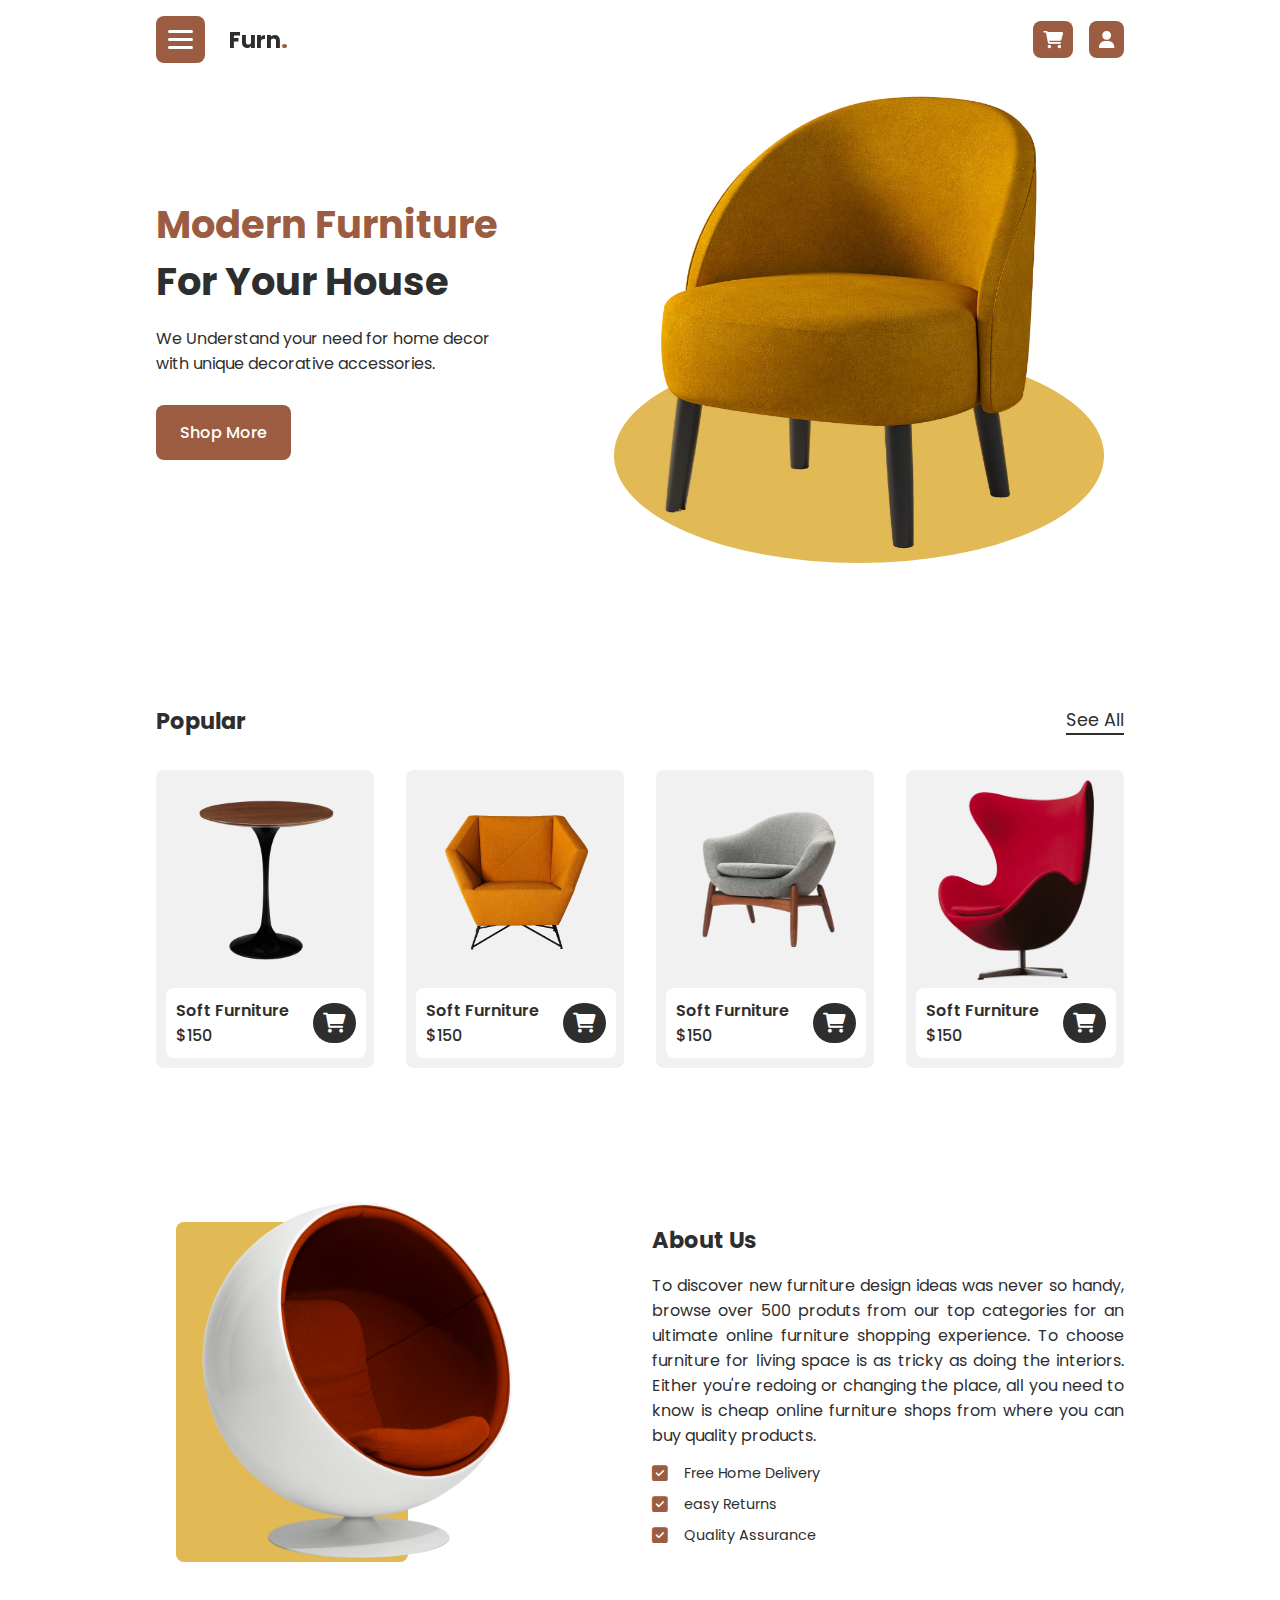
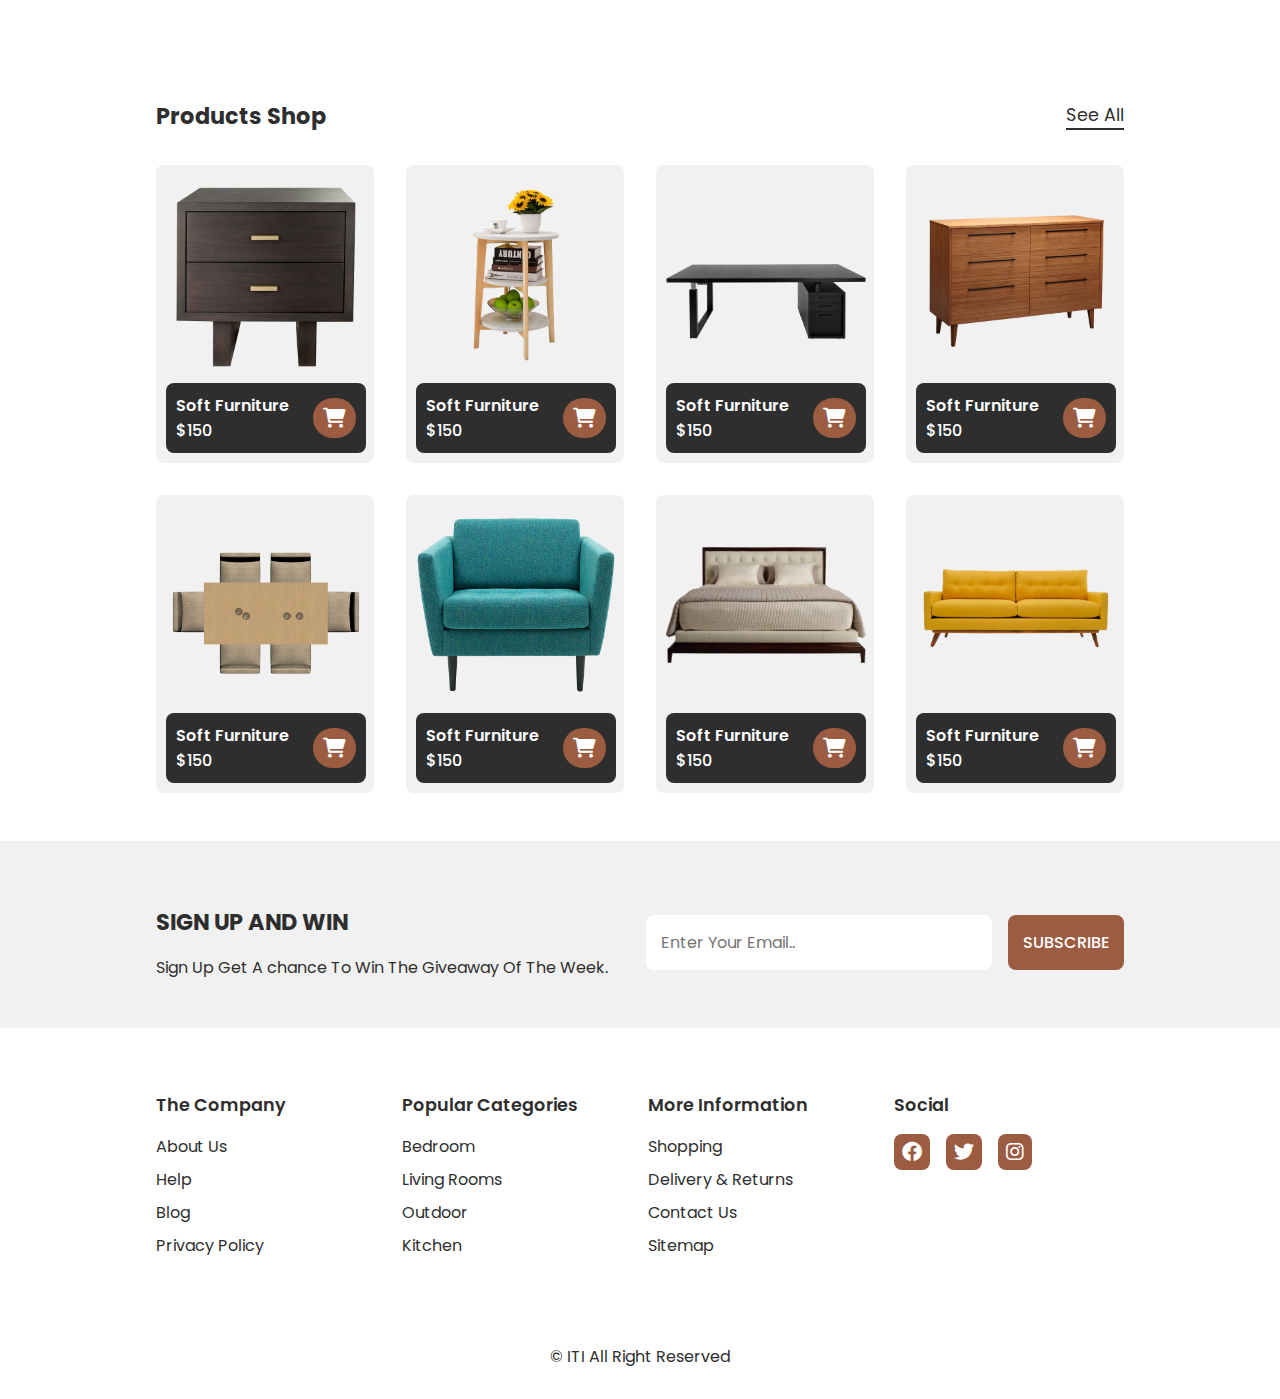
<file: index.html>
<!DOCTYPE html>
<html lang="en">

<head>
    <meta charset="UTF-8">
    <meta http-equiv="X-UA-Compatible" content="IE=edge">
    <meta name="viewport" content="width=device-width, initial-scale=1.0">
    <!-- Fontawsome -->
    <link rel="stylesheet" href="css/all.min.css">
    <!-- Style -->
    <!-- Icon -->
    <link rel="shortcut icon" href="img/fav-icon.png">
    <link rel="stylesheet" href="css/style.css">
    <title>Furniture Website</title>
</head>

<body>
    <!-- Scroll Tap -->
    <a href="#home" class="scroll-top"><i class="fa-solid fa-arrow-up"></i></a>
    <!-- Start Header -->
    <header>
        <div class="nav container">
            <!-- Menu -->
            <div class="menu" onclick="display()">
                <div class="line1"></div>
                <div class="line2"></div>
                <div class="line3"></div>
            </div>
            <!-- List -->
            <ul class="navbar">
                <li><a href="#home">Home</a></li>
                <li><a href="#popular">Popular</a></li>
                <li><a href="#about">About</a></li>
                <li><a href="#products">Products</a></li>
            </ul>
            <!-- Logo -->
            <a href="#" class="logo">
                Furn<span>.</span>
            </a>
            <!-- Navbar -->
            <div class="nav-icons">
                <i class="icon fa-solid fa-cart-shopping" id="cart" onclick="toggle()"></i>
                <i class="icon fa-solid fa-user" id="user" onclick="login()"></i>
            </div>
            <!-- Cart -->
            <div class="cart">
                <div class="cart-content">
                    <!-- Box 1 -->
                    <div class="cart-box">
                        <img src="/img/products1.png" alt="">
                        <div class="cart-text">
                            <h3>Soft Furniture</h3>
                            <span>$150</span>
                            <span>x1</span>
                        </div>
                        <i class="icon fa-solid fa-trash-can"></i>
                    </div>
                    <!-- Box 2 -->
                    <div class="cart-box">
                        <img src="/img/popular2.png" alt="">
                        <div class="cart-text">
                            <h3>Soft Furniture</h3>
                            <span>$150</span>
                            <span>x1</span>
                        </div>
                        <i class="icon fa-solid fa-trash-can"></i>
                    </div>
                    <div class="total">
                        <h3>2 Items</h3>
                        <span>Total: $300</span>
                    </div>
                    <a href="#" class="btn">Proceed To Pay</a>
                </div>
            </div>
            <!-- Login Form -->
            <div class="login-form">
                <!-- Form -->
                <form action="./api.html">
                    <h2>Login To Continue</h2>
                    <input type="email" name="" id="" placeholder="Your Email.." required>
                    <input type="password" name="" id="" placeholder="Your password.." required>
                    <a href="#">Forget Password?</a>
                    <input type="submit" value="Log In" class="btn">
                    <a href="#">Create Account</a>   </form>
            </div>
        </div>
    </header>
    <!-- End Header -->

    <!-- Start Home -->
    <section class="home container" id="home">
        <div class="home-text">
            <h1>
                <span>Modern Furniture</span>
                <br>
                For Your House
            </h1>
            <p>
                We Understand your need for home decor
                <br>
                with unique decorative accessories.
            </p>
            <button class="btn" onclick="login()">Shop More</button>
            <!-- <a href="" class="btn" >Shop More</a> -->
        </div>
        <!-- Home Image -->
        <div class="home-img">
            <img src="/img/Sofa.png" alt="">
        </div>
    </section>
    <!-- End Home -->

    <!-- Start Popular -->
    <section class="popular container" id="popular">
        <div class="heading">
            <h2>Popular</h2>
            <a href="#">See All</a>
        </div>
        <!-- Content -->
        <div class="popular-content">
            <!-- Box 1 -->
            <div class="box">
                <img src="/img/popular1.png" alt="">
                <div class="box-text">
                    <div class="title-price">
                        <h3>Soft Furniture</h3>
                        <span>$150</span>
                    </div>
                    <a href="#"><i class="icon fa-solid fa-cart-shopping"></i></a>
                </div>
            </div>
            <!-- Box 2 -->
            <div class="box">
                <img src="/img/popular2.png" alt="">
                <div class="box-text">
                    <div class="title-price">
                        <h3>Soft Furniture</h3>
                        <span>$150</span>
                    </div>
                    <a href="#"><i class="icon fa-solid fa-cart-shopping"></i></a>
                </div>
            </div>
            <!-- Box 3 -->
            <div class="box">
                <img src="/img/popular3.png" alt="">
                <div class="box-text">
                    <div class="title-price">
                        <h3>Soft Furniture</h3>
                        <span>$150</span>
                    </div>
                    <a href="#"><i class="icon fa-solid fa-cart-shopping"></i></a>
                </div>
            </div>
            <!-- Box 4 -->
            <div class="box">
                <img src="/img/popular4.png" alt="">
                <div class="box-text">
                    <div class="title-price">
                        <h3>Soft Furniture</h3>
                        <span>$150</span>
                    </div>
                    <a href="#"><i class="icon fa-solid fa-cart-shopping"></i></a>
                </div>
            </div>
        </div>
    </section>
    <!-- End Popular -->

    <!-- Start About -->
    <section class="about container" id="about">
        <div class="about-img">
            <img src="/img/about.png" alt="">
        </div>
        <div class="about-text">
            <h2>About Us</h2>
            <p>
                To discover new furniture design ideas was never so handy, browse over 500 produts from our top
                categories for an ultimate online furniture shopping experience. To choose furniture for living space is
                as tricky as doing the interiors. Either you're redoing or changing the place, all you need to know is
                cheap online furniture shops from where you can buy quality products.
            </p>
            <div class="features">
                <i class="icon fa-solid fa-square-check"><span>Free Home Delivery</span></i>
                <i class="icon fa-solid fa-square-check"><span>easy Returns</span></i>
                <i class="icon fa-solid fa-square-check"><span>Quality Assurance</span></i>
            </div>
        </div>
    </section>
    <!-- End About -->

    <!-- Start Products -->
    <section class="products container" id="products">
        <div class="heading">
            <h2>Products Shop</h2>
            <a href="#">See All</a>
        </div>
        <div class="products-content">
            <!-- Box 1 -->
            <div class="box">
                <img src="/img/products1.png" alt="">
                <div class="box-text">
                    <div class="title-price">
                        <h3>Soft Furniture</h3>
                        <span>$150</span>
                    </div>
                    <a href="#"><i class="icon fa-solid fa-cart-shopping"></i></a>
                </div>
            </div>
            <!-- Box 2 -->
            <div class="box">
                <img src="/img/products2.png" alt="">
                <div class="box-text">
                    <div class="title-price">
                        <h3>Soft Furniture</h3>
                        <span>$150</span>
                    </div>
                    <a href="#"><i class="icon fa-solid fa-cart-shopping"></i></a>
                </div>
            </div>
            <!-- Box 3 -->
            <div class="box">
                <img src="/img/products3.png" alt="">
                <div class="box-text">
                    <div class="title-price">
                        <h3>Soft Furniture</h3>
                        <span>$150</span>
                    </div>
                    <a href="#"><i class="icon fa-solid fa-cart-shopping"></i></a>
                </div>
            </div>
            <!-- Box 4 -->
            <div class="box">
                <img src="/img/products4.png" alt="">
                <div class="box-text">
                    <div class="title-price">
                        <h3>Soft Furniture</h3>
                        <span>$150</span>
                    </div>
                    <a href="#"><i class="icon fa-solid fa-cart-shopping"></i></a>
                </div>
            </div>
            <!-- Box 5 -->
            <div class="box">
                <img src="/img/products5.png" alt="">
                <div class="box-text">
                    <div class="title-price">
                        <h3>Soft Furniture</h3>
                        <span>$150</span>
                    </div>
                    <a href="#"><i class="icon fa-solid fa-cart-shopping"></i></a>
                </div>
            </div>
            <!-- Box 6 -->
            <div class="box">
                <img src="/img/products6.png" alt="">
                <div class="box-text">
                    <div class="title-price">
                        <h3>Soft Furniture</h3>
                        <span>$150</span>
                    </div>
                    <a href="#"><i class="icon fa-solid fa-cart-shopping"></i></a>
                </div>
            </div>
            <!-- Box 7 -->
            <div class="box">
                <img src="/img/products7.png" alt="">
                <div class="box-text">
                    <div class="title-price">
                        <h3>Soft Furniture</h3>
                        <span>$150</span>
                    </div>
                    <a href="#"><i class="icon fa-solid fa-cart-shopping"></i></a>
                </div>
            </div>
            <!-- Box 8 -->
            <div class="box">
                <img src="/img/products8.png" alt="">
                <div class="box-text">
                    <div class="title-price">
                        <h3>Soft Furniture</h3>
                        <span>$150</span>
                    </div>
                    <a href="#"><i class="icon fa-solid fa-cart-shopping"></i></a>
                </div>
            </div>
        </div>
    </section>
    <!-- End Products -->

    <!-- Start NewsLetter -->
    <section class="newsletter" id="newsletter">
        <div class="newsletter-content container">
            <div class="newsletter-text">
                <h2>SIGN UP AND WIN</h2>
                <p>
                    Sign Up Get A chance To Win The Giveaway Of The Week.
                </p>
            </div>
            <form action="">
                <input type="email" name="" id="" placeholder="Enter Your Email.." required>
                <input type="submit" value="Subscribe" class="btn">
            </form>
        </div>
    </section>
    <!-- End NewsLetter -->

    <!-- Start Footer -->
    <section class="footer container">
        <div class="footer-box">
            <h3>The Company</h3>
            <a href="#">About Us</a>
            <a href="#">Help</a>
            <a href="#">Blog</a>
            <a href="#">Privacy Policy</a>
        </div>
        <div class="footer-box">
            <h3>Popular Categories</h3>
            <a href="#">Bedroom</a>
            <a href="#">Living Rooms</a>
            <a href="#">Outdoor</a>
            <a href="#">Kitchen</a>
        </div>
        <div class="footer-box">
            <h3>More Information</h3>
            <a href="#">Shopping</a>
            <a href="#">Delivery & Returns</a>
            <a href="#">Contact Us</a>
            <a href="#">Sitemap</a>
        </div>
        <div class="footer-box">
            <h3>Social</h3>
            <div class="social">
                <a href="#"><i class="icon fa-brands fa-facebook"></i></a>
                <a href="#"><i class="icon fa-brands fa-twitter"></i></a>
                <a href="#"><i class="icon fa-brands fa-instagram"></i></a>
            </div>
        </div>
    </section>
    <!-- End Footer -->
    <!-- CopyRight -->
    <div class="copyright">
        <p>&#169; ITI All Right Reserved</p>
    </div>

    <script src="./main.js"></script>
</body>

</html>
</file>
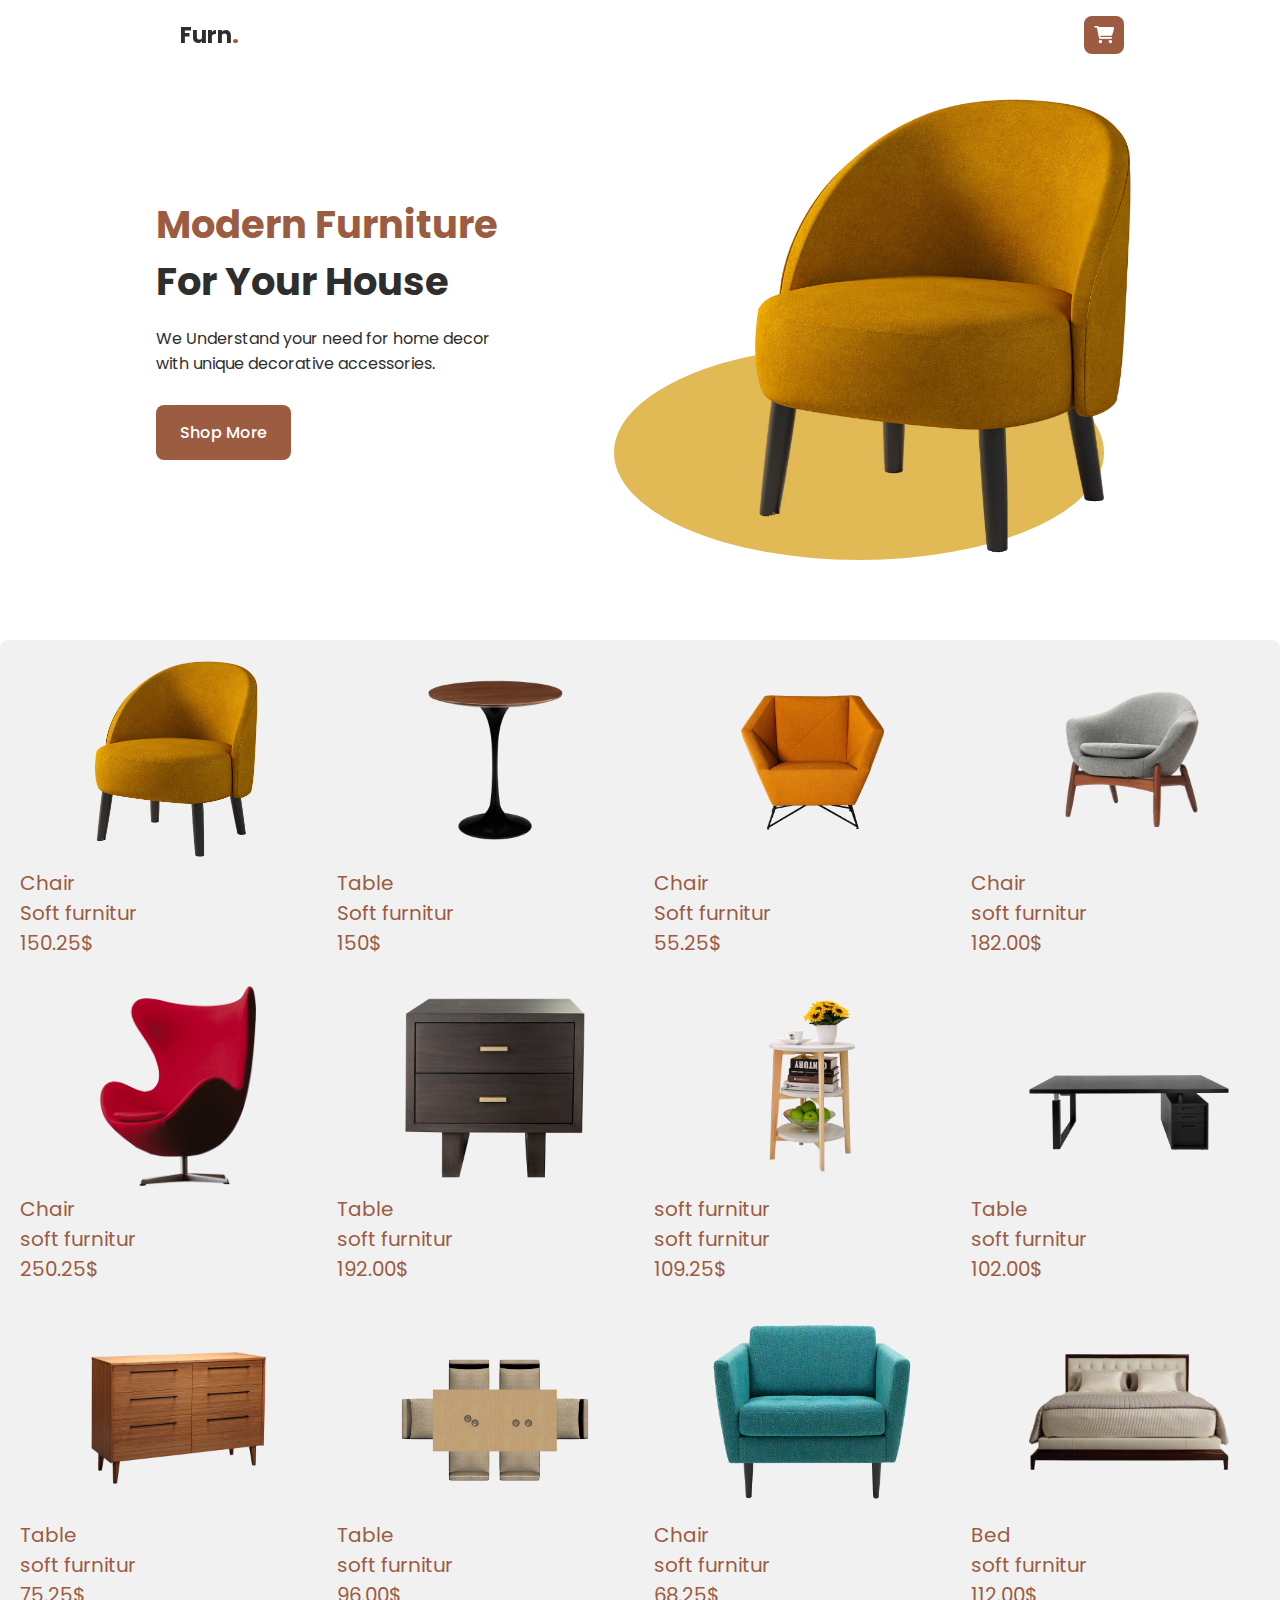
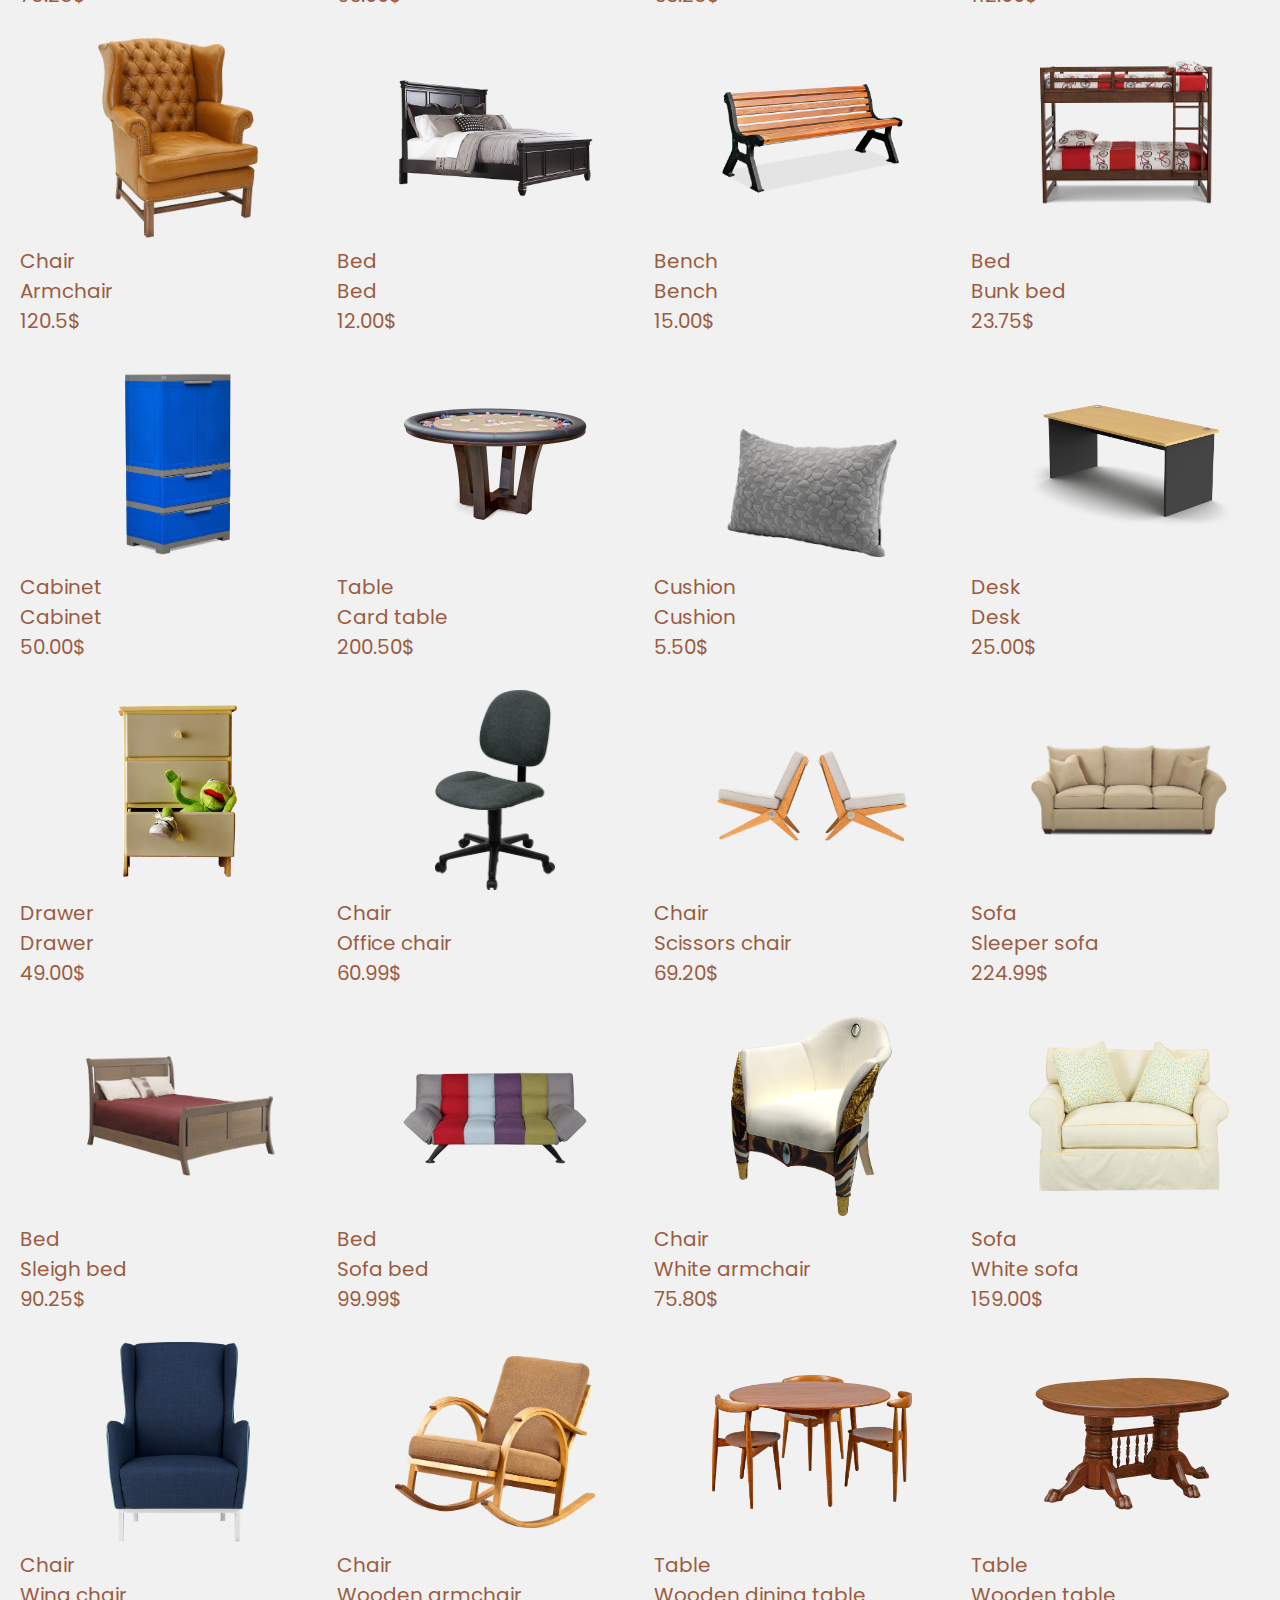
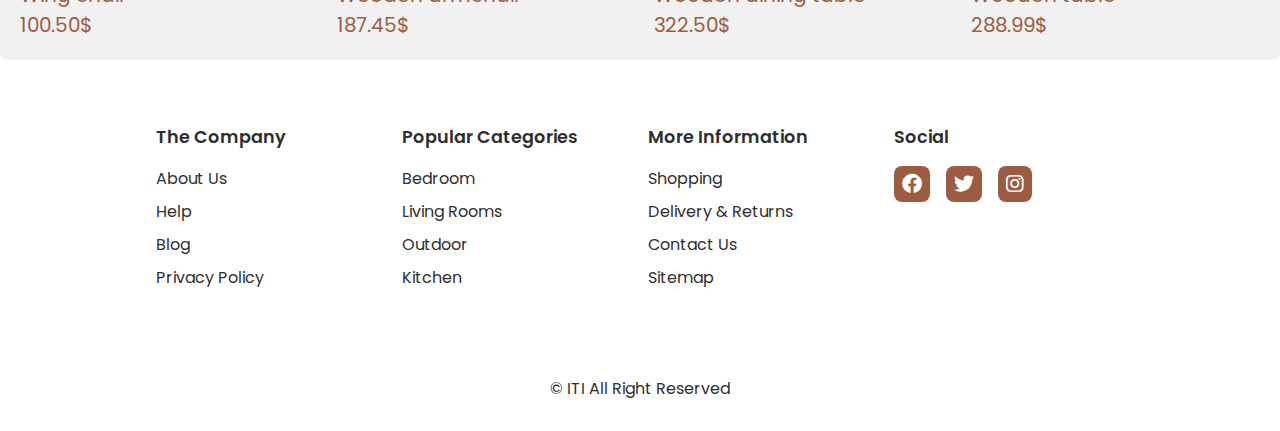
<file: api furniture.html>
<!DOCTYPE html>
<html lang="en">

<head>
  <meta charset="UTF-8">
  <meta http-equiv="X-UA-Compatible" content="IE=edge">
  <meta name="viewport" content="width=device-width, initial-scale=1.0">
  <link rel="stylesheet" href="css/all.min.css">
  <link rel="stylesheet" href="./css/style.css">
  <title>API Furniture</title>
  <style>
    #container {
      display: grid;
      grid-template-columns: repeat(auto-fit, minmax(300px, auto));
      /* grid-template-columns: 1fr 1fr 1fr 1fr; */
      gap: 0.5rem;
      font-size: 20px;
    }

    .item {
      padding: 10px;
      background-color: #f1f1f1;
      border-radius: 8px;
      row-gap: 0.5rem;
      color: #9b5c41;
      font-size: 20px;
      display: flex;
    /* text-align: center; */
      flex-direction: column-reverse;
    }


    img {
      width: 60%;
      margin: auto 20%;
      display: block;
      object-fit: contain;
    }



    img:hover {
      transform: scale(1.1);
      transition: 0.8s all;
    }
  </style>
</head>

<body>
  <!-- Scroll Tap -->
  <a href="#home" class="scroll-top"><i class="fa-solid fa-arrow-up"></i></a>
  <!-- Start Header -->
  <header>
    <div class="nav container">

      <a href="#" class="logo">
        Furn<span>.</span>
      </a>
      <!-- Navbar -->
      <div class="nav-icons">
        <i class="icon fa-solid fa-cart-shopping" id="cart" onclick="toggle()"></i>

      </div>


  </header>
  <!-- End Header -->

  <!-- Start Home -->
  <section class="home container" id="home">
    <div class="home-text">
      <h1>
        <span>Modern Furniture</span>
        <br>
        For Your House
      </h1>
      <p>
        We Understand your need for home decor
        <br>
        with unique decorative accessories.
      </p>
      <button class="btn" onclick="login()">Shop More</button>
      <!-- <a href="" class="btn" >Shop More</a> -->
    </div>
    <!-- Home Image -->
    <div class="home-img">
      <img src="/img/Sofa.png" alt="">
    </div>
  </section>
  <!-- End Home -->
  <div class="box" id="container"></div>
  <!-- Start Footer -->
  <section class="footer container">
    <div class="footer-box">
      <h3>The Company</h3>
      <a href="#">About Us</a>
      <a href="#">Help</a>
      <a href="#">Blog</a>
      <a href="#">Privacy Policy</a>
    </div>
    <div class="footer-box">
      <h3>Popular Categories</h3>
      <a href="#">Bedroom</a>
      <a href="#">Living Rooms</a>
      <a href="#">Outdoor</a>
      <a href="#">Kitchen</a>
    </div>
    <div class="footer-box">
      <h3>More Information</h3>
      <a href="#">Shopping</a>
      <a href="#">Delivery & Returns</a>
      <a href="#">Contact Us</a>
      <a href="#">Sitemap</a>
    </div>
    <div class="footer-box">
      <h3>Social</h3>
      <div class="social">
        <a href="#"><i class="icon fa-brands fa-facebook"></i></a>
        <a href="#"><i class="icon fa-brands fa-twitter"></i></a>
        <a href="#"><i class="icon fa-brands fa-instagram"></i></a>
      </div>
    </div>
  </section>
  <!-- End Footer -->
  <!-- CopyRight -->
  <div class="copyright">
    <p>&#169; ITI All Right Reserved</p>
  </div>





  <script src="./main.js"></script>
  <!-- <center>
  <input type="text" id="p"> <button class="btn" onclick="getProductById()">search</button>
  </center> -->

  <script>
    var divContainer = document.getElementById("container")

    function getProducts() {

      var xhr = new XMLHttpRequest()


      xhr.open("get", "./furniture.json")


      xhr.addEventListener("readystatechange", function () {

        if (xhr.readyState == 4 && xhr.status == 200) {

          var resDataJSON = xhr.response

          var resData = JSON.parse(resDataJSON)

          for (var i = 0; i < 32; i++) {

            displayProd(resData[i])

          }



        }

      })

      xhr.send()

    }
    getProducts()

    function getProductById() {
      var input = document.getElementById("p")

      var xhr = new XMLHttpRequest()
      xhr.open("get", "https://mocki.io/v1/2748bb77-aa86-486b-964b-a594bd67a78f" + input.value)
      xhr.onreadystatechange = function () {
        if (xhr.readyState == 4 && xhr.status == 200) {

          var resDataJSON = xhr.response
          var response = JSON.parse(resDataJSON)
          console.log(response);
          displaysearchProd(response)
        }
      }
      xhr.send()
    }

    function displayProd(p) {
      let category = p.category
      let price = p.price
      let name = p.name
      let thumbnail = p.thumbnail


      var divPrd = document.createElement("div")
      divPrd.innerHTML += category + "<br>" + name + "<br>" + price + "<br>" + "<img src='" + thumbnail +
        "'>"
      divPrd.setAttribute("class", "item", "class", "box")
      divContainer.append(divPrd)
    }

    // function displaysearchProd(p) {
    //   let category = p.category
    //   let price = p.price
    //   let name = p.name
    //   let thumbnail = p.thumbnail


    //   var divPrd = document.createElement("div")
    //   divPrd.innerHTML += category + "<br>"+ name + "<br>" + price + "<br>" + "<img src='" + thumbnail +
    //     "'>"
    //   divPrd.setAttribute("class", "item")
    //   divContainer.append(divPrd)
    // }
  </script>
</body>

</html>
</file>
<file: css/style.css>
/* Google Font */
@import url('https://fonts.googleapis.com/css2?family=Poppins:wght@400;500;600;700&display=swap');

*{
    margin: 0;
    padding: 0;
    box-sizing: border-box;
    scroll-behavior: smooth;
    scroll-padding-top: 2rem;
    list-style: none;
    text-decoration: none;
    font-family: 'Poppins', sans-serif;
}

/* Variables */
:root{
    --main-color: #9b5c41;
    --light-color: #e1b955;
    --text-color: #2e2e2e;
    --hover-color: hsl(18,41%,38%);
    --bg-color: #fff;
}
/* Scroll Bar */
html::-webkit-scrollbar{
    width: 0.5rem;
    background-color: transparent;
}
html::-webkit-scrollbar-thumb{
    border-radius: 4rem;
    background-color: var(--main-color);
}
img{
    width: 100%;
}
section{
    padding: 4rem 0 3rem;
}
body{
    color: var(--text-color);
}

.container{
    max-width: 968px;
    margin: auto;
    width: 100%;
}

.btn{
    background-color: var(--main-color);
    padding: 15px 24px;
    color: var(--bg-color);
    font-size: 1rem;
    font-weight: 500;
    border-radius: 8px;
    border: none;
}
.btn:hover{
    background-color: var(--hover-color);
    transition: 0.3s all linear;
}

/* Start Header */
header{
    position: fixed;
    top: 0;
    left: 0;
    width: 100%;
    z-index: 100;
}
header.shadow{
    background-color: var(--bg-color);
    box-shadow: 1px 4px 14px rgb(15 54 55 / 10%);
    transition: 0.3s;
}
.nav{
    display: flex;
    align-items: center;
    justify-content: space-between;
    padding: 16px 0;
}
header .logo{
    font-size: 1.4rem;
    font-weight: 700;
    color: var(--text-color);
    margin: 0px auto 0px 24px;
}
.logo span{
    color: var(--main-color);
}
.menu{
    display: grid;
    row-gap: 5px;
    padding: 14px 12px;
    background-color: var(--main-color);
    cursor: pointer;
    z-index: 200;
    transition: 0.3s;
    border-radius: 8px;

}
.menu div{
    display: block;
    background-color: var(--bg-color);
    height: 3px;
    width: 25px;
    transition: 0.3s;
    border-radius: 8px;

}shop more
.move .line1{
    transform: rotate(45deg) translate(5px,6px);
}
.move .line2{
    opacity: 0;
}
.move .line3{
    transform: rotate(-45deg) translate(5px,-6px);
}
.navbar{
    position: fixed;
    left: 0;
    top: 0;
    width: 100%;
    height: 100vh;
    background-color: rgba(255, 255, 255, 0.74);
    backdrop-filter: blur(4.5px);
    z-index: 105;
    display: none;
    justify-content: center;
    align-items: center;
    transition: 0.3s ease;
}
.navbar.active{
    display: flex;
}
.navbar a{
padding: 20px;
font-size: 1.6rem;
color: var(--text-color);
font-weight: 500;
transition: 0.3s all linear;
}
.navbar a:hover{
    background: var(--main-color);
    font-size: 1.8rem;
    color: var(--bg-color);
}
.nav-icons{
    display: flex;
    column-gap: 1rem;
    z-index: 200;
}
.nav-icons .icon{
    font-size: 1.1rem;
    color: var(--bg-color);
    padding: 10px;
    background-color: var(--main-color);
    cursor: pointer;
    border-radius: 8px;
}

/* Cart */
.cart{
    position: fixed;
    left: 0;
    top: 0;
    width: 100%;
    height: 100vh;
    background-color: rgba(255, 255, 255, 0.74);
    backdrop-filter: blur(4.5px);
    z-index: 105;
    display: none;
    justify-content: center;
    align-items: center;
    transition: 0.3s ease;
}
.cart.active{
    display: flex;
}
.cart-content{
    display: flex;
    flex-direction: column;
    max-width: 500px;
    margin: auto;
    width: 100%;
    padding: 20px;
    row-gap: 1rem;
}
.cart-box{
    display: flex;
    justify-content: space-between;
    align-items: center;
}
.cart-box img{
    width: 100px;
}
.cart-box .cart-text{
    display: grid;
}
.cart-text h3{
    font-size: 1rem;
}
.cart-text span{
    font-weight: 500;
}
.cart-box .icon{
    font-size: 20px;
    color: var(--text-color);
}
.cart-box .icon:hover{
    color: var(--main-color);
}
.total{
    display: flex;
    justify-content: space-between;
    align-items: center;
    margin-top: 1.5rem;
}
.total h3{
    font-size: 1rem;
}
.total span{
    font-weight: 500;
}
.cart-content .btn{
    display: inline-flex;
    justify-content: center;
}

/* Form */
.login-form{
    position: fixed;
    left: 0;
    top: 0;
    width: 100%;
    height: 100vh;
    background-color: rgba(255, 255, 255, 0.74);
    backdrop-filter: blur(4.5px);
    z-index: 105;
    display: none;
    justify-content: center;
    align-items: center;
    transition: 0.3s ease;
}
.login-form.active{
    display: flex;
}
.login-form form{
    max-width: 300px;
    width: 100%;
    margin: auto;
    display: grid;
    text-align: center;
    row-gap: 1rem;
    padding: 10px;
}
.login-form form h2{
    font-size: 1.4rem;
    font-weight: 600;   
}
.login-form form input{
    width: 100%;
    outline: none;
    border: none;
    font-size: 0.9rem;
    padding: 14px;
    background-color: var(--bg-color);
    border: 2px solid var(--main-color);
    border-radius: 8px;
}
.login-form form input::placeholder{
    font-size: 0.9rem;
    font-weight: 400;
}
.login-form form a{
    font-size: 0.9rem;
    font-weight: 500;
    color: var(--main-color);
    text-align: right; 
}
.login-form form a:hover{
    color: var(--hover-color);
}
.login-form form .btn{
    border: none;
    background-color: var(--main-color);
}
.login-form form .btn:hover{
    background-color: var(--hover-color);
}
/* End Header */

/* Start Home */
.home{
    position: relative;
    min-height: 640px;
    display: grid;
    grid-template-columns: repeat(2,1fr);
    align-items: center;
    gap: 1.5rem;
}
.home-text h1{
    font-size: 2.4rem;
}
.home-text h1 span{
    color: var(--main-color);
}
.home-text p{
    margin: 1rem 0 1.8rem;
}
.home-img img{
    width: 400px;
}
.home-img{
    position: relative;
}
.home-img::after{
    content: "";
    background-color: var(--light-color);
    position: absolute;
    bottom: 0px;
    right: 20px;
    border-radius: 50%;
    height: 215px;
    width: 490px;
    z-index: -1;
}

/* End Home */

/* Start Popular */
.heading{
    display: flex;
    justify-content: space-between;
    align-items: center;
    margin-bottom: 2rem;
}
.heading h2{
    font-size: 1.4rem;
}
.heading a{
    font-size: 1.1rem;
    font-weight: 400;
    color: var(--text-color);
    border-bottom: 2px solid var(--text-color);
}
.heading a:hover{
    color: var(--main-color);
    border-bottom: 2px solid var(--main-color);
}
.popular-content,.products-content{
    display: grid;
    grid-template-columns: repeat(auto-fit,minmax(200px, auto));
    gap: 2rem;
}
.box{
    padding: 10px;
    background-color: #f1f1f1;
    border-radius: 8px;
    display: grid;
    row-gap: 0.5rem;
}
.box img{
    width: 200px;
    height: 200px;
    object-fit: contain;
    object-position: center;
}
.box-text{
    display: flex;
    align-items: center;
    justify-content: space-between;
    width: 100%;
    background-color: var(--bg-color);
    padding: 10px;
    border-radius: 8px;
}
.title-price h3{
    font-size: 1rem;
    font-weight: 600;
}
.title-price span{
    font-weight: 500;
}
.box-text .icon{
    padding: 10px;
    font-size: 20px;
    background-color: var(--text-color);
    color: var(--bg-color);
    border-radius: 5rem;
}
.box-text .icon:hover{
    background-color: var(--main-color);
}
/* End Popular */

/* Start About */
.about{
    display: grid;
    grid-template-columns: repeat(2,1fr);
    align-items: center;
    gap: 1.5rem;
}
.about-img img{
    width: 400px;
}
.about-img{
    position: relative;
}
.about-img::after{
    content: "";
    position: absolute;
    background-color: var(--light-color);
    height: 340px;
    width: 232px;
    bottom: 25px;
    left: 20px;
    border-radius: 8px;
    z-index: -1;
}
.about-text h2{
    font-size: 1.4rem;
}
.about-text p{
    text-align: justify;
    margin: 1rem 0;
}
.features{
    display: grid;
    row-gap: 0.8rem;
}
.features i{
    display: flex;
    align-items: center;
    font-size: 18px;
    color: var(--main-color);
}
.features span{
    font-weight: normal;
    margin-left: 1rem;
    color: var(--text-color);
    font-size: 0.9rem;
}
/* End About */

/* Start Products */
.products-content .box-text{
    background-color: var(--text-color);
}
.products-content .box-text h3{
    color: var(--bg-color);
}
.products-content .box-text span{
    color: var(--bg-color);
}
.products-content .box-text .icon{
background-color: var(--main-color);
}
.products-content .box-text .icon:hover{
background-color: var(--hover-color);
}
/* End Products */

/* Start NewsLatter */
.newsletter{
    background-color: #f1f1f1;
}
.newsletter-content{
    display: grid;
    grid-template-columns: repeat(2,1fr);
    align-items: center;
    gap: 1.5rem;
}
.newsletter-text h2{
    font-size: 1.4rem;
    margin-bottom: 1rem;
}
.newsletter-content form{
    display: grid;
    grid-template-columns: 1fr 0.4fr;
    column-gap: 1rem;  
}
.newsletter-content form input{
    border: none;
    padding: 15px;
    outline-color: var(--main-color);
    border-radius: 8px;
    font-size: 1rem;
    color: var(--text-color);
}
.newsletter-content form input::placeholder{
    font-size: 1rem;
}
.newsletter-content form .btn{
    text-transform: uppercase;
    color: var(--bg-color);
    cursor: pointer;
}
/* End NewsLatter */

/* Start Footer */
.footer{
    display: grid;
    grid-template-columns: repeat(auto-fit, minmax(220px,auto));
    gap: 1rem;
}
.footer-box{
    display: flex;
    flex-direction: column;
}
.footer-box h3{
    font-size: 1.1rem;
    font-weight: 600;
    margin-bottom: 1rem;
}
.footer-box a{
    color: var(--text-color);
    margin-bottom: 0.5rem;
}
.footer-box a:hover{
    color: var(--main-color);
}
.social{
    display: flex;
    align-items: center;
    column-gap: 1rem;
}
.social .icon{
    padding: 8px;
    background-color: var(--main-color);
    font-size: 20px;
    border-radius: 8px;
    color: var(--bg-color);
}
.social .icon:hover{
    background-color: var(--hover-color);
    transition: 0.3s all linear;
}
/* End Footer */

/* CopyRight */
.copyright{
    text-align: center;
    padding: 30px;
}

/* Scroll Top */
.scroll-top{
    position: fixed;
    bottom: 24px;
    right: -100%;
    padding: 10px;
    font-size: 20px;
    border-radius: 8px;
    background-color: var(--main-color);
    color: var(--bg-color);
    display: flex;
    align-items: center;
    justify-content: center;
    opacity: 80%;
}
.scroll-top:hover{
    background-color: var(--hover-color);
    opacity: 100%;
    transition: 0.3s all linear;
}
.scroll-top.active{
    right: 24px;
    transition: 0.3s;
}

/* MEDIA QUERY */
/* 1- Large Screen */
@media (max-width:1020px) {
    .container{
        margin: 0 auto;
        width: 90%;
    }
    .home-img::after{
        height: 170px;
        width: 450px;
    }
}
@media (max-width:880px) {
    section{
        padding: 3rem 0 2rem;
    }
    .nav{
        padding: 12px 0;
    }
    .home-text h1{
        font-size: 2rem;
    }
    .home-img img{
        width: 100%;
    }
    .home-img::after{
        width: 415px;
        right: 10px;
    }
    .box{
        display: flex;
        flex-direction: column;
        align-items: center;
    }
    .box img{
        width: 180px;
        height: 200px;
    }
    .about-img img{
        width: 100%;

    }
}

/* 2- Medium Screen */
@media (max-width:768px) {
    .menu .icon{
        padding: 12px 10px;
    }
    .home-text p br{
        display: contents;
    }
    .home-img::after{
        width: 345px;
        right: 10px;
    }
    .about-img::after{
        bottom: 15px;
    }
}
@media (max-width:624px) {
    .navbar{
        flex-direction: column;
    }
    .navbar a{
        padding: 15px;
        display: block;
    }
    .home,.about{
        grid-template-columns: 1fr;
    }
    .home-text,.about-img{
        order: 2;
    }
    .home-img::after{
        width: 100%;
        right: 12px;
    }
    .about-img::after{
        height: 90%;
    }
    .newsletter-content{
        grid-template-columns: 1fr;
    }
    .newsletter-content form{
        grid-template-columns: 1fr;
        row-gap: 1rem;
    }
}

/* 3- Small Screen */
@media (max-width: 360px){
    .nav{
        padding: 8px 0;
    }
    .menu{
        padding: 10px 8px;
    }
    .logo{
        font-size: 1.2rem;
        margin: 0px auto 0px 11px;
    }
    .nav-icons .icon{
        padding: 8px;
    }
    .home-text h1{
        font-size: 1.7rem;
    }
    .heading h2, .heading a, .about-text h2{
        font-size: 1rem;
    }
}
</file>
